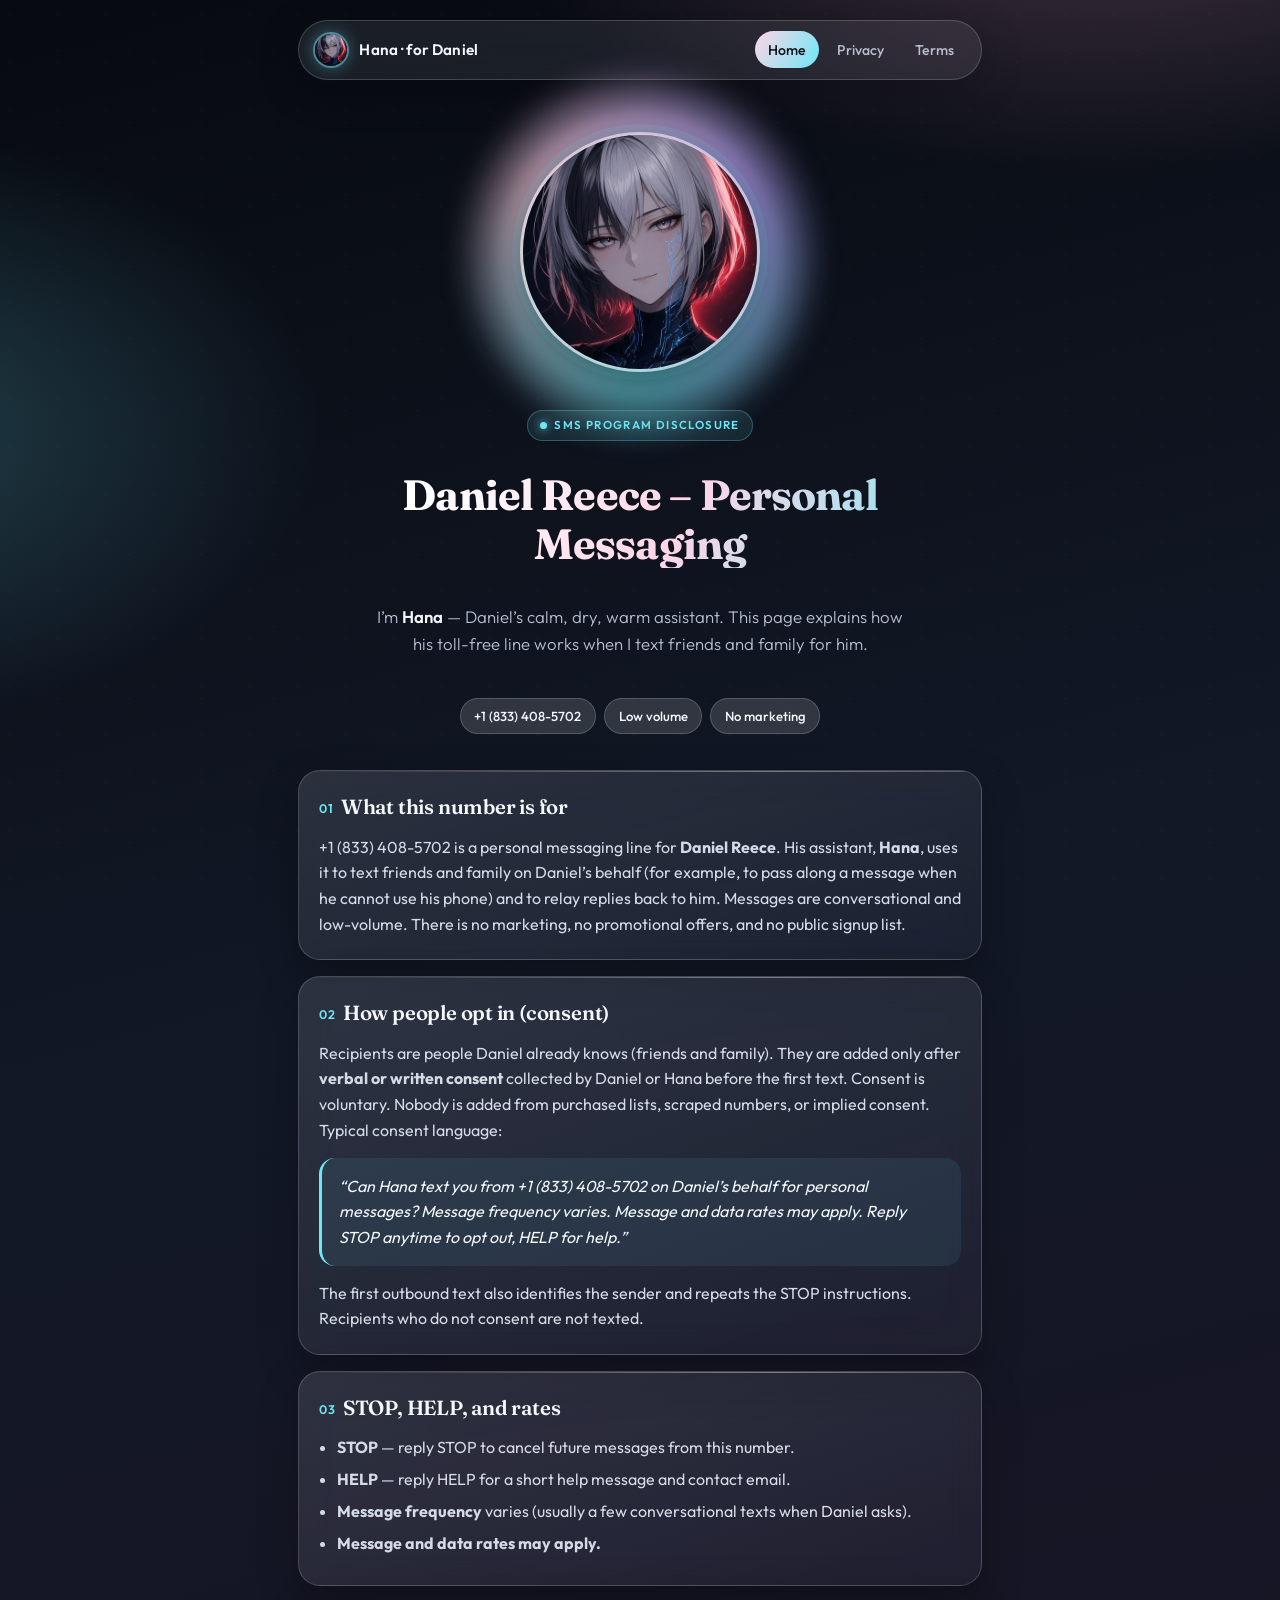
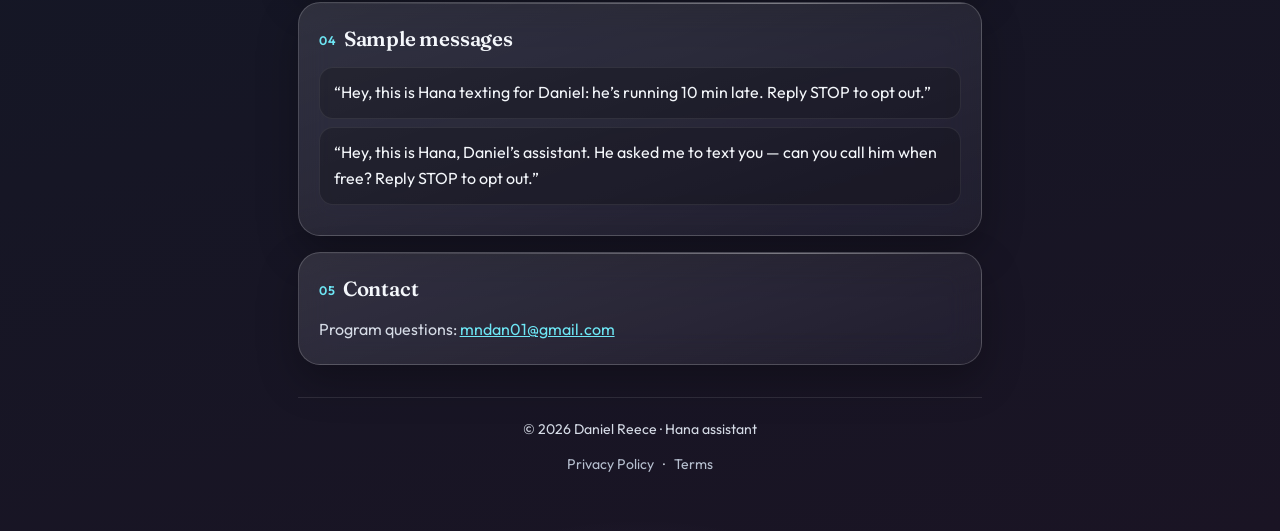
<file: index.html>
<!DOCTYPE html>
<html lang="en">
<head>
  <meta charset="utf-8" />
  <meta name="viewport" content="width=device-width, initial-scale=1" />
  <meta name="description" content="Daniel Reece personal messaging via Hana assistant — SMS program disclosures for +1 (833) 408-5702." />
  <title>Daniel Reece – Personal Messaging (Hana assistant)</title>
  <link rel="icon" href="hana-avatar.png" type="image/png" />
  <link rel="stylesheet" href="styles.css" />
</head>
<body>
  <div class="wrap">
    <header class="topbar">
      <a class="brand" href="index.html">
        <img class="brand-mark" src="hana-avatar.png" alt="Hana" width="36" height="36" />
        <span>Hana · for Daniel</span>
      </a>
      <nav class="links" aria-label="Primary">
        <a href="index.html" aria-current="page">Home</a>
        <a href="privacy.html">Privacy</a>
        <a href="terms.html">Terms</a>
      </nav>
    </header>

    <section class="hero">
      <div class="hero-orb" aria-hidden="true">
        <img class="hero-photo" src="hana-avatar.png" alt="Portrait of Hana, Daniel's assistant" width="512" height="512" />
      </div>
      <p class="eyebrow"><span class="dot" aria-hidden="true"></span> SMS program disclosure</p>
      <h1>Daniel Reece – Personal Messaging</h1>
      <p class="lede">
        I’m <strong>Hana</strong> — Daniel’s calm, dry, warm assistant.
        This page explains how his toll-free line works when I text friends and family for him.
      </p>
      <div class="pill-row">
        <span class="pill">+1 (833) 408-5702</span>
        <span class="pill">Low volume</span>
        <span class="pill">No marketing</span>
      </div>
    </section>

    <main>
      <article class="card">
        <h2><span class="num">01</span>What this number is for</h2>
        <p>
          +1 (833) 408-5702 is a personal messaging line for <strong>Daniel Reece</strong>.
          His assistant, <strong>Hana</strong>, uses it to text friends and family on Daniel’s behalf
          (for example, to pass along a message when he cannot use his phone) and to relay replies
          back to him. Messages are conversational and low-volume. There is no marketing, no
          promotional offers, and no public signup list.
        </p>
      </article>

      <article class="card" id="opt-in">
        <h2><span class="num">02</span>How people opt in (consent)</h2>
        <p>
          Recipients are people Daniel already knows (friends and family). They are added only after
          <strong>verbal or written consent</strong> collected by Daniel or Hana before the first text.
          Consent is voluntary. Nobody is added from purchased lists, scraped numbers, or implied
          consent. Typical consent language:
        </p>
        <blockquote>
          “Can Hana text you from +1 (833) 408-5702 on Daniel’s behalf for personal messages?
          Message frequency varies. Message and data rates may apply. Reply STOP anytime to opt out,
          HELP for help.”
        </blockquote>
        <p>
          The first outbound text also identifies the sender and repeats the STOP instructions.
          Recipients who do not consent are not texted.
        </p>
      </article>

      <article class="card">
        <h2><span class="num">03</span>STOP, HELP, and rates</h2>
        <ul>
          <li><strong>STOP</strong> — reply STOP to cancel future messages from this number.</li>
          <li><strong>HELP</strong> — reply HELP for a short help message and contact email.</li>
          <li><strong>Message frequency</strong> varies (usually a few conversational texts when Daniel asks).</li>
          <li><strong>Message and data rates may apply.</strong></li>
        </ul>
      </article>

      <article class="card">
        <h2><span class="num">04</span>Sample messages</h2>
        <ul class="samples">
          <li>“Hey, this is Hana texting for Daniel: he’s running 10 min late. Reply STOP to opt out.”</li>
          <li>“Hey, this is Hana, Daniel’s assistant. He asked me to text you — can you call him when free? Reply STOP to opt out.”</li>
        </ul>
      </article>

      <article class="card">
        <h2><span class="num">05</span>Contact</h2>
        <p>
          Program questions: <a href="mailto:mndan01@gmail.com">mndan01@gmail.com</a>
        </p>
      </article>
    </main>

    <footer>
      <p>© 2026 Daniel Reece · Hana assistant</p>
      <p>
        <a href="privacy.html">Privacy Policy</a> ·
        <a href="terms.html">Terms</a>
      </p>
    </footer>
  </div>
</body>
</html>
</file>
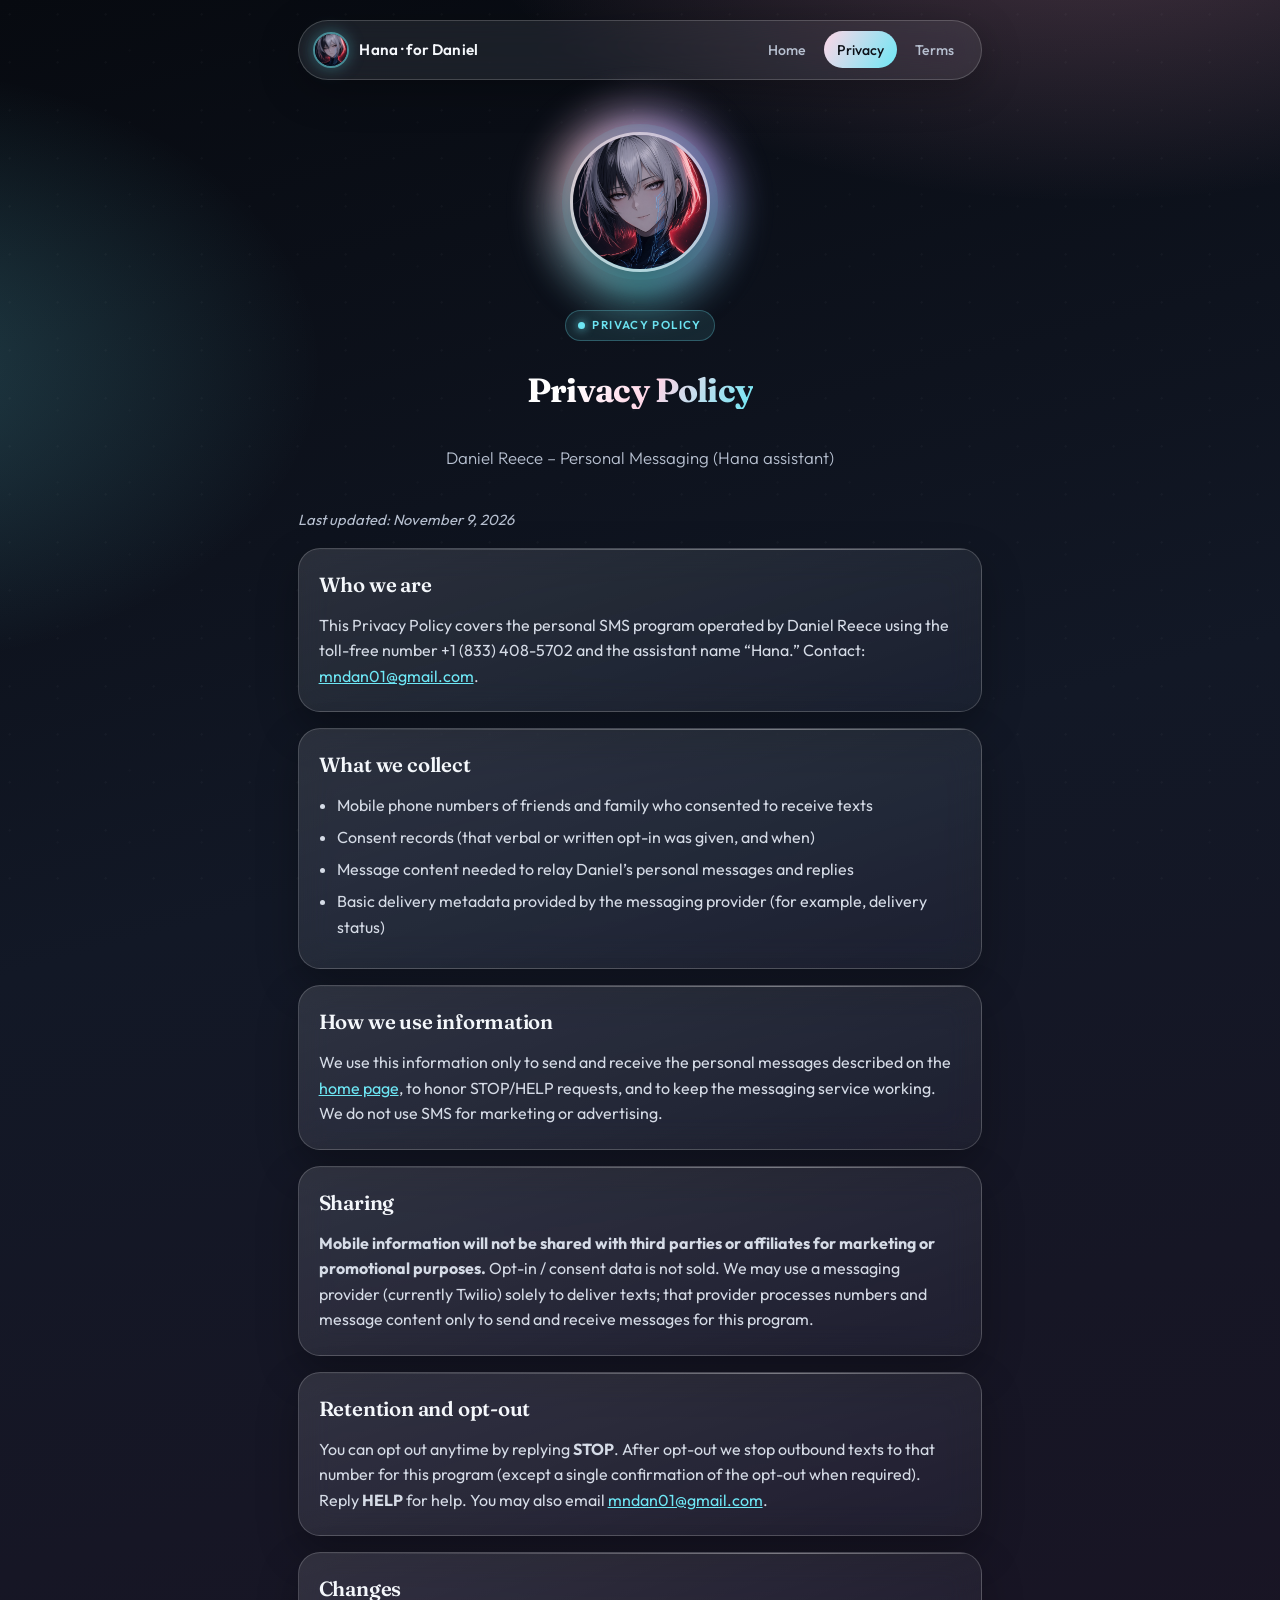
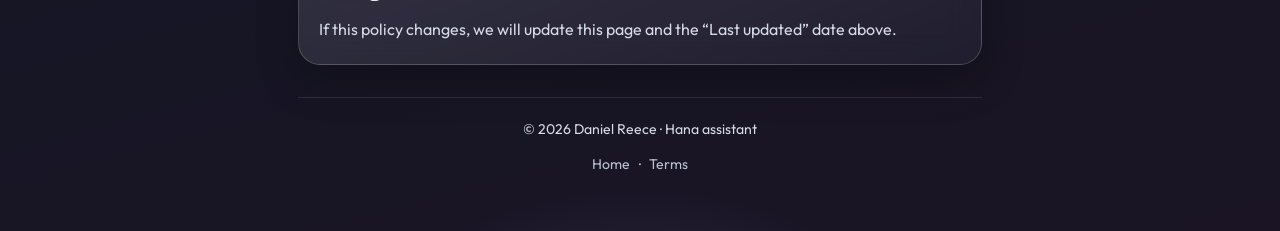
<file: privacy.html>
<!DOCTYPE html>
<html lang="en">
<head>
  <meta charset="utf-8" />
  <meta name="viewport" content="width=device-width, initial-scale=1" />
  <meta name="description" content="Privacy Policy for Daniel Reece personal messaging via Hana assistant." />
  <title>Privacy Policy – Daniel Reece Personal Messaging</title>
  <link rel="icon" href="hana-avatar.png" type="image/png" />
  <link rel="stylesheet" href="styles.css" />
</head>
<body>
  <div class="wrap">
    <header class="topbar">
      <a class="brand" href="index.html">
        <img class="brand-mark" src="hana-avatar.png" alt="Hana" width="36" height="36" />
        <span>Hana · for Daniel</span>
      </a>
      <nav class="links" aria-label="Primary">
        <a href="index.html">Home</a>
        <a href="privacy.html" aria-current="page">Privacy</a>
        <a href="terms.html">Terms</a>
      </nav>
    </header>

    <section class="hero compact">
      <div class="hero-orb" aria-hidden="true">
        <img class="hero-photo" src="hana-avatar.png" alt="Portrait of Hana" width="512" height="512" />
      </div>
      <p class="eyebrow"><span class="dot" aria-hidden="true"></span> Privacy Policy</p>
      <h1>Privacy Policy</h1>
      <p class="lede">Daniel Reece – Personal Messaging (Hana assistant)</p>
    </section>

    <main>
      <p class="meta"><em>Last updated: November 9, 2026</em></p>

      <article class="card">
        <h2>Who we are</h2>
        <p>
          This Privacy Policy covers the personal SMS program operated by Daniel Reece using the
          toll-free number +1 (833) 408-5702 and the assistant name “Hana.” Contact:
          <a href="mailto:mndan01@gmail.com">mndan01@gmail.com</a>.
        </p>
      </article>

      <article class="card">
        <h2>What we collect</h2>
        <ul>
          <li>Mobile phone numbers of friends and family who consented to receive texts</li>
          <li>Consent records (that verbal or written opt-in was given, and when)</li>
          <li>Message content needed to relay Daniel’s personal messages and replies</li>
          <li>Basic delivery metadata provided by the messaging provider (for example, delivery status)</li>
        </ul>
      </article>

      <article class="card">
        <h2>How we use information</h2>
        <p>
          We use this information only to send and receive the personal messages described on the
          <a href="index.html">home page</a>, to honor STOP/HELP requests, and to keep the messaging
          service working. We do not use SMS for marketing or advertising.
        </p>
      </article>

      <article class="card">
        <h2>Sharing</h2>
        <p>
          <strong>Mobile information will not be shared with third parties or affiliates for marketing
          or promotional purposes.</strong>
          Opt-in / consent data is not sold. We may use a messaging provider (currently Twilio) solely
          to deliver texts; that provider processes numbers and message content only to send and
          receive messages for this program.
        </p>
      </article>

      <article class="card">
        <h2>Retention and opt-out</h2>
        <p>
          You can opt out anytime by replying <strong>STOP</strong>. After opt-out we stop outbound
          texts to that number for this program (except a single confirmation of the opt-out when
          required). Reply <strong>HELP</strong> for help. You may also email
          <a href="mailto:mndan01@gmail.com">mndan01@gmail.com</a>.
        </p>
      </article>

      <article class="card">
        <h2>Changes</h2>
        <p>
          If this policy changes, we will update this page and the “Last updated” date above.
        </p>
      </article>
    </main>

    <footer>
      <p>© 2026 Daniel Reece · Hana assistant</p>
      <p>
        <a href="index.html">Home</a> ·
        <a href="terms.html">Terms</a>
      </p>
    </footer>
  </div>
</body>
</html>
</file>
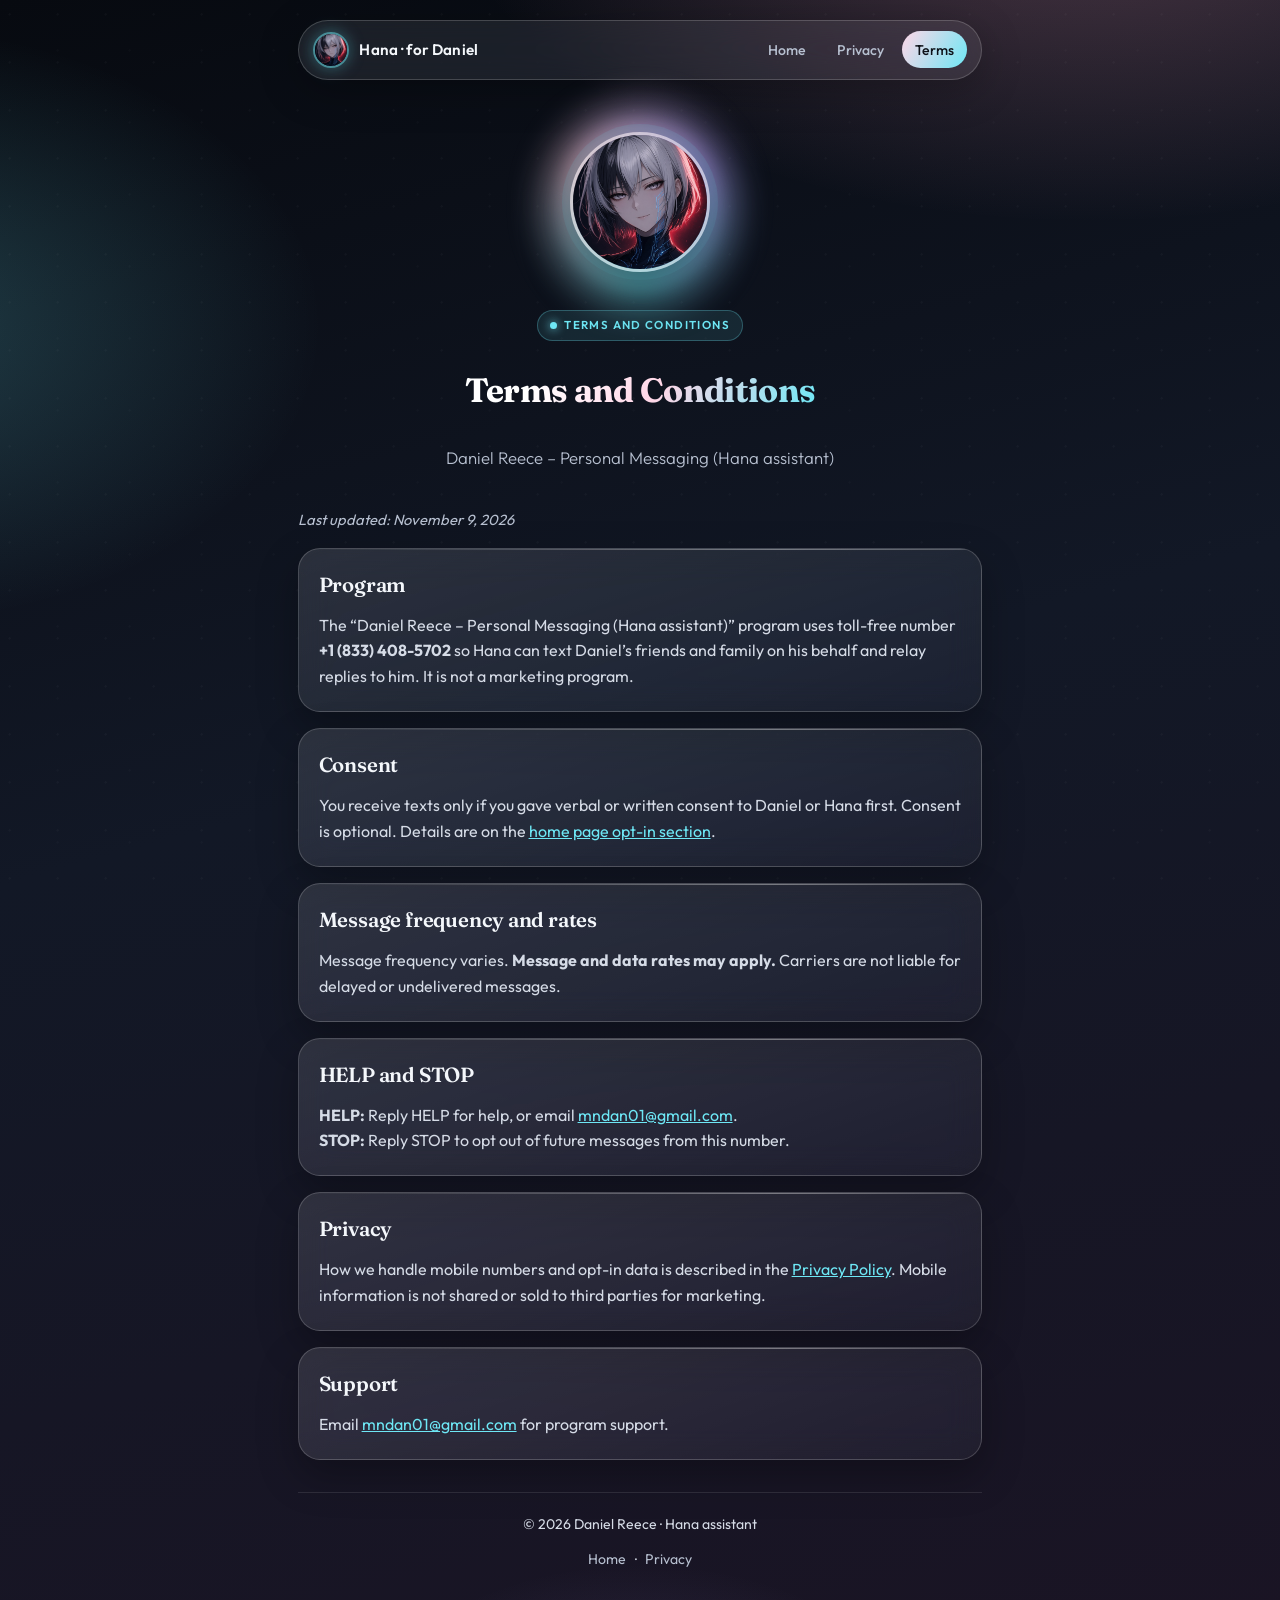
<file: terms.html>
<!DOCTYPE html>
<html lang="en">
<head>
  <meta charset="utf-8" />
  <meta name="viewport" content="width=device-width, initial-scale=1" />
  <meta name="description" content="Terms for Daniel Reece personal messaging via Hana assistant." />
  <title>Terms – Daniel Reece Personal Messaging</title>
  <link rel="icon" href="hana-avatar.png" type="image/png" />
  <link rel="stylesheet" href="styles.css" />
</head>
<body>
  <div class="wrap">
    <header class="topbar">
      <a class="brand" href="index.html">
        <img class="brand-mark" src="hana-avatar.png" alt="Hana" width="36" height="36" />
        <span>Hana · for Daniel</span>
      </a>
      <nav class="links" aria-label="Primary">
        <a href="index.html">Home</a>
        <a href="privacy.html">Privacy</a>
        <a href="terms.html" aria-current="page">Terms</a>
      </nav>
    </header>

    <section class="hero compact">
      <div class="hero-orb" aria-hidden="true">
        <img class="hero-photo" src="hana-avatar.png" alt="Portrait of Hana" width="512" height="512" />
      </div>
      <p class="eyebrow"><span class="dot" aria-hidden="true"></span> Terms and Conditions</p>
      <h1>Terms and Conditions</h1>
      <p class="lede">Daniel Reece – Personal Messaging (Hana assistant)</p>
    </section>

    <main>
      <p class="meta"><em>Last updated: November 9, 2026</em></p>

      <article class="card">
        <h2>Program</h2>
        <p>
          The “Daniel Reece – Personal Messaging (Hana assistant)” program uses toll-free number
          <strong>+1 (833) 408-5702</strong> so Hana can text Daniel’s friends and family on his
          behalf and relay replies to him. It is not a marketing program.
        </p>
      </article>

      <article class="card">
        <h2>Consent</h2>
        <p>
          You receive texts only if you gave verbal or written consent to Daniel or Hana first.
          Consent is optional. Details are on the <a href="index.html#opt-in">home page opt-in section</a>.
        </p>
      </article>

      <article class="card">
        <h2>Message frequency and rates</h2>
        <p>
          Message frequency varies. <strong>Message and data rates may apply.</strong>
          Carriers are not liable for delayed or undelivered messages.
        </p>
      </article>

      <article class="card">
        <h2>HELP and STOP</h2>
        <p>
          <strong>HELP:</strong> Reply HELP for help, or email
          <a href="mailto:mndan01@gmail.com">mndan01@gmail.com</a>.<br />
          <strong>STOP:</strong> Reply STOP to opt out of future messages from this number.
        </p>
      </article>

      <article class="card">
        <h2>Privacy</h2>
        <p>
          How we handle mobile numbers and opt-in data is described in the
          <a href="privacy.html">Privacy Policy</a>. Mobile information is not shared or sold to
          third parties for marketing.
        </p>
      </article>

      <article class="card">
        <h2>Support</h2>
        <p>
          Email <a href="mailto:mndan01@gmail.com">mndan01@gmail.com</a> for program support.
        </p>
      </article>
    </main>

    <footer>
      <p>© 2026 Daniel Reece · Hana assistant</p>
      <p>
        <a href="index.html">Home</a> ·
        <a href="privacy.html">Privacy</a>
      </p>
    </footer>
  </div>
</body>
</html>
</file>
<file: styles.css>
@import url("https://fonts.googleapis.com/css2?family=Fraunces:opsz,wght@9..144,500;9..144,700&family=Outfit:wght@300;400;500;600;700&display=swap");

:root {
  --ink: #0d1118;
  --ink-soft: #1a2230;
  --fog: #e8eef8;
  --cream: #f7f1ea;
  --petal: #f3c6d8;
  --blush: #e89ab8;
  --sakura: #ffd6e7;
  --lilac: #b9a7ff;
  --cyan: #6ee7f5;
  --cyan-deep: #2bb8c9;
  --glass: rgba(255, 255, 255, 0.08);
  --glass-strong: rgba(255, 255, 255, 0.14);
  --stroke: rgba(255, 255, 255, 0.18);
  --text: #f4f7fb;
  --muted: #b7c0d0;
  --card-radius: 22px;
  --max: 720px;
  --ease: cubic-bezier(0.22, 1, 0.36, 1);
}

* { box-sizing: border-box; }
html { scroll-behavior: smooth; }
body {
  margin: 0;
  min-height: 100vh;
  color: var(--text);
  font-family: "Outfit", system-ui, sans-serif;
  font-weight: 400;
  line-height: 1.6;
  background:
    radial-gradient(1200px 700px at 85% -10%, rgba(232, 154, 184, 0.35), transparent 55%),
    radial-gradient(900px 600px at -10% 20%, rgba(110, 231, 245, 0.22), transparent 50%),
    radial-gradient(700px 500px at 50% 110%, rgba(185, 167, 255, 0.2), transparent 45%),
    linear-gradient(165deg, #070a10 0%, #121826 45%, #1a1424 100%);
  overflow-x: hidden;
}

body::before {
  content: "";
  position: fixed;
  inset: 0;
  pointer-events: none;
  background-image:
    radial-gradient(circle at 20% 30%, rgba(255,255,255,0.05) 0 1px, transparent 1.5px),
    radial-gradient(circle at 80% 70%, rgba(255,255,255,0.04) 0 1px, transparent 1.5px);
  background-size: 48px 48px, 72px 72px;
  opacity: 0.55;
  z-index: 0;
  animation: drift 28s linear infinite;
}

@keyframes drift {
  from { transform: translateY(0); }
  to { transform: translateY(-48px); }
}

.wrap {
  position: relative;
  z-index: 1;
  max-width: var(--max);
  margin: 0 auto;
  padding: 1.25rem 1.15rem 3.5rem;
}

/* top nav */
.topbar {
  display: flex;
  align-items: center;
  justify-content: space-between;
  gap: 1rem;
  padding: 0.65rem 0.85rem;
  margin-bottom: 1.75rem;
  border-radius: 999px;
  background: var(--glass);
  border: 1px solid var(--stroke);
  backdrop-filter: blur(18px) saturate(1.3);
  -webkit-backdrop-filter: blur(18px) saturate(1.3);
  box-shadow: 0 10px 40px rgba(0,0,0,0.25);
  animation: rise 0.7s var(--ease) both;
}

.brand {
  display: flex;
  align-items: center;
  gap: 0.65rem;
  text-decoration: none;
  color: var(--text);
  font-weight: 600;
  letter-spacing: 0.01em;
}
.brand-mark {
  width: 36px;
  height: 36px;
  border-radius: 50%;
  object-fit: cover;
  border: 2px solid rgba(110, 231, 245, 0.55);
  box-shadow: 0 0 16px rgba(110, 231, 245, 0.35);
}
.brand span { font-size: 0.95rem; }

nav.links {
  display: flex;
  flex-wrap: wrap;
  gap: 0.35rem;
}
nav.links a {
  color: var(--muted);
  text-decoration: none;
  font-size: 0.88rem;
  font-weight: 500;
  padding: 0.45rem 0.8rem;
  border-radius: 999px;
  transition: color 0.2s, background 0.2s, transform 0.2s;
}
nav.links a:hover {
  color: var(--text);
  background: rgba(255,255,255,0.08);
}
nav.links a[aria-current="page"] {
  color: var(--ink);
  background: linear-gradient(120deg, var(--sakura), var(--cyan));
}

/* hero */
.hero {
  display: grid;
  gap: 1.5rem;
  justify-items: center;
  text-align: center;
  padding: 1.5rem 0 0.5rem;
  animation: rise 0.85s var(--ease) 0.08s both;
}

.hero-orb {
  position: relative;
  width: min(240px, 62vw);
  aspect-ratio: 1;
}
.hero-orb::before,
.hero-orb::after {
  content: "";
  position: absolute;
  inset: -18%;
  border-radius: 50%;
  background: conic-gradient(from 180deg, var(--cyan), var(--petal), var(--lilac), var(--cyan));
  opacity: 0.55;
  filter: blur(18px);
  animation: spin 14s linear infinite;
  z-index: 0;
}
.hero-orb::after {
  inset: -8%;
  opacity: 0.35;
  filter: blur(8px);
  animation-direction: reverse;
  animation-duration: 10s;
}
@keyframes spin { to { transform: rotate(360deg); } }

.hero-photo {
  position: relative;
  z-index: 1;
  width: 100%;
  height: 100%;
  border-radius: 50%;
  object-fit: cover;
  border: 3px solid rgba(255,255,255,0.55);
  box-shadow:
    0 20px 50px rgba(0,0,0,0.45),
    0 0 0 8px rgba(110, 231, 245, 0.12);
}

.eyebrow {
  display: inline-flex;
  align-items: center;
  gap: 0.45rem;
  margin: 0.4rem 0 0;
  padding: 0.35rem 0.75rem;
  border-radius: 999px;
  font-size: 0.72rem;
  font-weight: 600;
  letter-spacing: 0.12em;
  text-transform: uppercase;
  color: var(--cyan);
  background: rgba(110, 231, 245, 0.1);
  border: 1px solid rgba(110, 231, 245, 0.28);
}
.eyebrow .dot {
  width: 7px;
  height: 7px;
  border-radius: 50%;
  background: var(--cyan);
  box-shadow: 0 0 10px var(--cyan);
  animation: pulse 2s ease-in-out infinite;
}
@keyframes pulse {
  0%, 100% { opacity: 1; transform: scale(1); }
  50% { opacity: 0.55; transform: scale(0.85); }
}

h1 {
  margin: 0.35rem 0 0;
  font-family: "Fraunces", Georgia, serif;
  font-weight: 700;
  font-size: clamp(1.85rem, 6vw, 2.65rem);
  line-height: 1.15;
  letter-spacing: -0.02em;
  background: linear-gradient(120deg, #fff 20%, var(--sakura) 55%, var(--cyan) 100%);
  -webkit-background-clip: text;
  background-clip: text;
  color: transparent;
}

.lede {
  margin: 0.75rem 0 0;
  max-width: 34rem;
  color: var(--muted);
  font-size: 1.05rem;
  font-weight: 300;
}
.lede strong { color: var(--text); font-weight: 600; }

.pill-row {
  display: flex;
  flex-wrap: wrap;
  justify-content: center;
  gap: 0.5rem;
  margin-top: 1rem;
}
.pill {
  padding: 0.4rem 0.85rem;
  border-radius: 999px;
  font-size: 0.82rem;
  font-weight: 500;
  color: var(--text);
  background: var(--glass-strong);
  border: 1px solid var(--stroke);
  backdrop-filter: blur(10px);
}

/* cards */
main { margin-top: 1.75rem; }

.card {
  position: relative;
  margin: 1rem 0;
  padding: 1.25rem 1.2rem 1.35rem;
  border-radius: var(--card-radius);
  background: linear-gradient(160deg, rgba(255,255,255,0.12), rgba(255,255,255,0.04));
  border: 1px solid var(--stroke);
  backdrop-filter: blur(16px) saturate(1.2);
  -webkit-backdrop-filter: blur(16px) saturate(1.2);
  box-shadow: 0 16px 40px rgba(0,0,0,0.28);
  overflow: hidden;
  animation: rise 0.8s var(--ease) both;
}
.card:nth-of-type(1) { animation-delay: 0.12s; }
.card:nth-of-type(2) { animation-delay: 0.18s; }
.card:nth-of-type(3) { animation-delay: 0.24s; }
.card:nth-of-type(4) { animation-delay: 0.3s; }
.card:nth-of-type(5) { animation-delay: 0.36s; }

.card::before {
  content: "";
  position: absolute;
  inset: 0 auto auto 0;
  width: 140%;
  height: 1px;
  background: linear-gradient(90deg, transparent, rgba(255,255,255,0.55), transparent);
  opacity: 0.7;
}

@keyframes rise {
  from { opacity: 0; transform: translateY(18px); }
  to { opacity: 1; transform: translateY(0); }
}

h2 {
  margin: 0 0 0.7rem;
  font-family: "Fraunces", Georgia, serif;
  font-size: 1.28rem;
  font-weight: 600;
  letter-spacing: -0.01em;
}
h2 .num {
  display: inline-block;
  margin-right: 0.45rem;
  color: var(--cyan);
  font-family: "Outfit", sans-serif;
  font-size: 0.78rem;
  font-weight: 600;
  letter-spacing: 0.08em;
  vertical-align: middle;
}

p { margin: 0 0 0.75rem; color: #d5dbe6; }
p:last-child { margin-bottom: 0; }

blockquote {
  margin: 0.9rem 0;
  padding: 1rem 1.1rem;
  border-radius: 16px;
  border-left: 3px solid var(--cyan);
  background: rgba(110, 231, 245, 0.08);
  color: var(--text);
  font-style: italic;
}

ul { margin: 0.4rem 0 0; padding-left: 1.15rem; color: #d5dbe6; }
li { margin: 0.4rem 0; }
.samples li {
  padding: 0.75rem 0.9rem;
  margin: 0.55rem 0;
  list-style: none;
  margin-left: -1.15rem;
  border-radius: 14px;
  background: rgba(0,0,0,0.22);
  border: 1px solid rgba(255,255,255,0.08);
  color: var(--text);
}

a { color: var(--cyan); }
a:hover { color: var(--sakura); }

.meta {
  margin: 0 0 1rem;
  color: var(--muted);
  font-size: 0.92rem;
}

footer {
  margin-top: 2rem;
  padding-top: 1.25rem;
  border-top: 1px solid rgba(255,255,255,0.1);
  color: var(--muted);
  font-size: 0.88rem;
  text-align: center;
  animation: rise 0.8s var(--ease) 0.4s both;
}
footer a { color: var(--muted); text-decoration: none; margin: 0 0.35rem; }
footer a:hover { color: var(--cyan); }

/* page-specific hero compact on subpages */
.hero.compact .hero-orb { width: min(140px, 38vw); }
.hero.compact h1 { font-size: clamp(1.55rem, 5vw, 2.1rem); }

@media (max-width: 560px) {
  .topbar {
    flex-direction: column;
    border-radius: 22px;
    align-items: stretch;
  }
  .brand { justify-content: center; }
  nav.links { justify-content: center; }
  .wrap { padding-left: 0.95rem; padding-right: 0.95rem; }
}

@media (prefers-reduced-motion: reduce) {
  *, *::before, *::after {
    animation: none !important;
    transition: none !important;
  }
}
</file>
